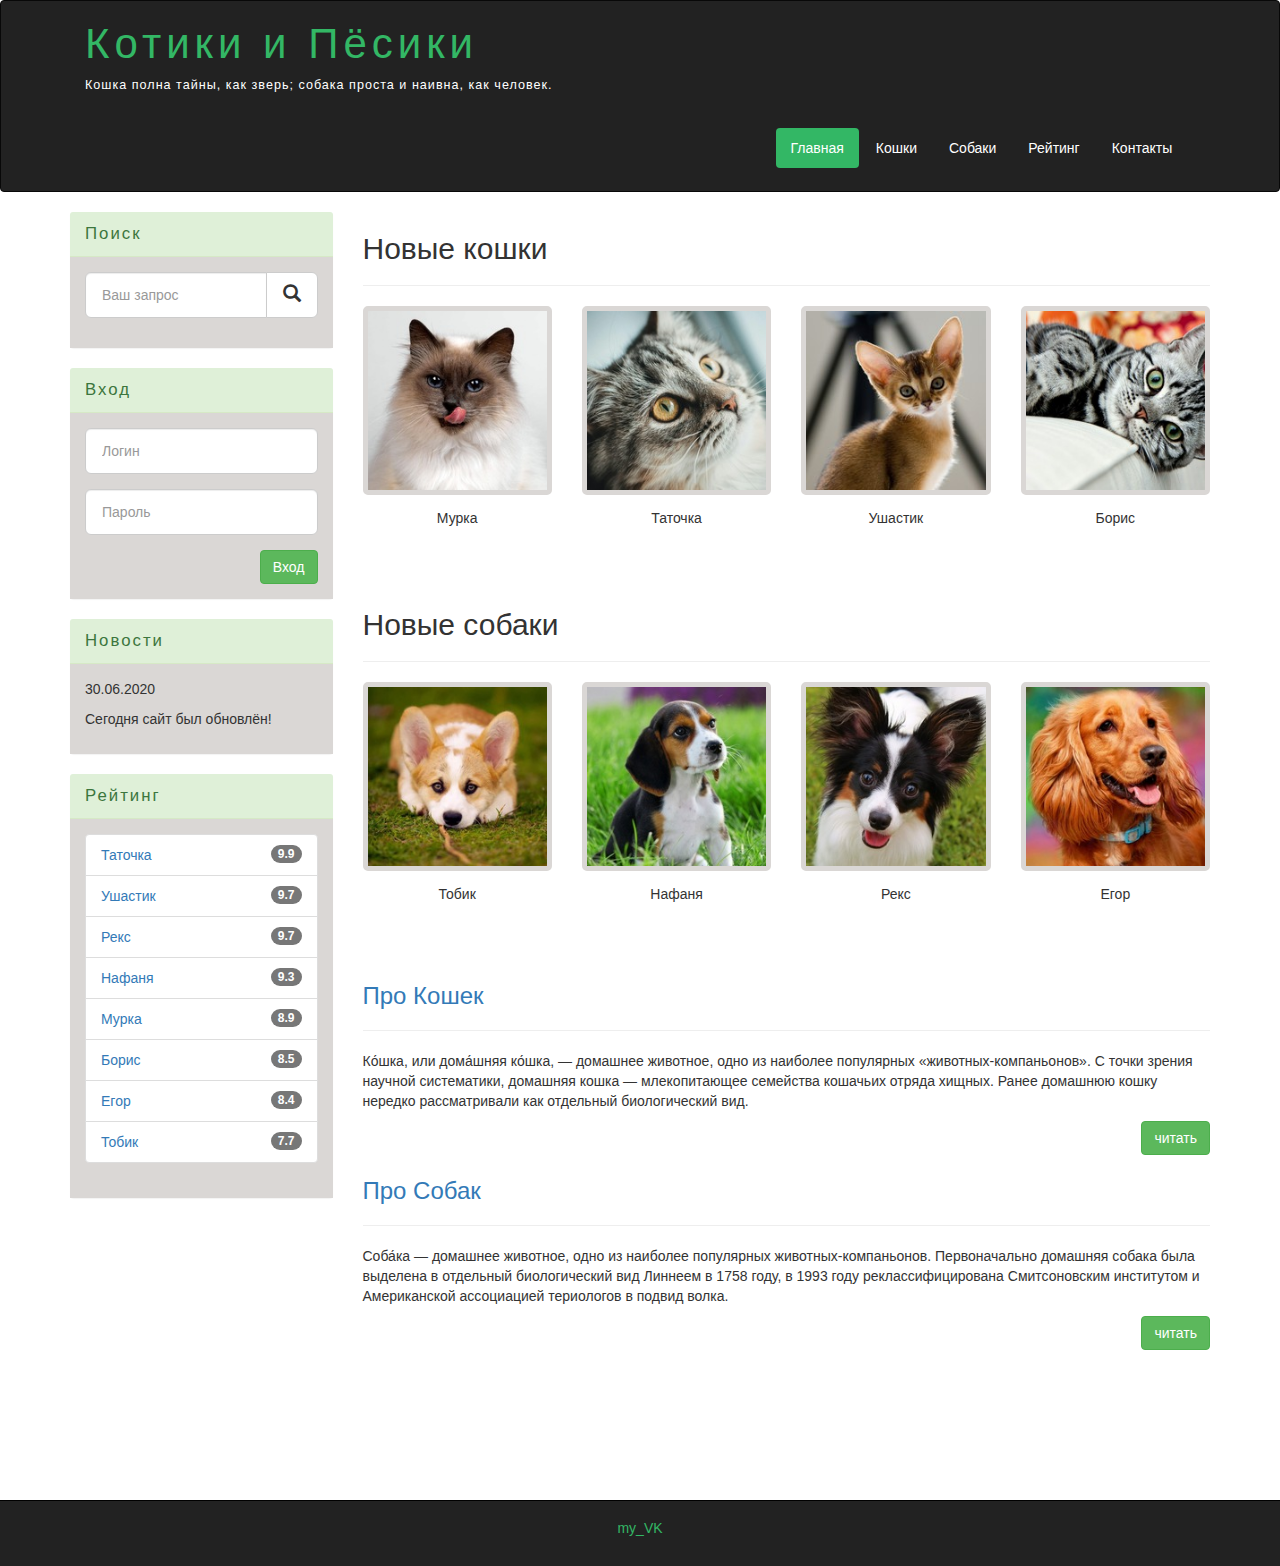
<file: index.html>
<!DOCTYPE html>
<html lang="ru">
  <head>
    <meta charset="utf-8">
    <meta http-equiv="X-UA-Compatible" content="IE=edge">
    <meta name="viewport" content="width=device-width, initial-scale=1">
    <!-- The above 3 meta tags *must* come first in the head; any other head content must come *after* these tags -->
    <title>Bootstrap КошкиСобаки</title>

    <!-- Bootstrap -->
    <link href="accets/css/bootstrap.min.css" rel="stylesheet">

    <!-- Main Style -->
    <link href="accets/css/style.css" rel="stylesheet">

    <!-- HTML5 shim and Respond.js for IE8 support of HTML5 elements and media queries -->
    <!-- WARNING: Respond.js doesn't work if you view the page via file:// -->
    <!--[if lt IE 9]>
      <script src="https://oss.maxcdn.com/html5shiv/3.7.3/html5shiv.min.js"></script>
      <script src="https://oss.maxcdn.com/respond/1.4.2/respond.min.js"></script>
    <![endif]-->
  </head>
  <body>
    
    <div class="container-fluid">
      <div class="row">
        
        <nav role="navigation" class="navbar navbar-inverse">
          <div class="container">

              <div class="navbar-header header">

                <div class="container">
                  <div class="row">
                    <div class="col-lg-12">
                      <h1><a href="#">Котики и Пёсики</a></h1>
                      <p>Кошка полна тайны, как зверь; собака проста и наивна, как человек.</p>
                    </div>
                  </div>
                </div>

                <button type="button" data-target="#navbarCollapse" data-toggle="collapse" class="navbar-toggle">
                  <span class="sr-only">Toggle navigation</span>
                  <span class="icon-bar"></span>
                  <span class="icon-bar"></span>
                  <span class="icon-bar"></span>
                </button>
              </div>

            <div id="navbarCollapse" class="collapse navbar-collapse navbar-right">
              <ul class="nav nav-pills">
                <li class="active"><a href="#">Главная</a></li>
                <li><a href="cats.html">Кошки</a></li>
                <li><a href="dogs.html">Собаки</a></li>
                <li><a href="rating.html">Рейтинг</a></li>
                <li><a href="contact.html">Контакты</a></li>
              </ul>
            </div>

          </div>
        </nav>
      </div>
    </div>

    <div class="wrapper">
      
      <div class="container">
        
        <div class="row">
          
          <div class="col-lg-9 col-lg-push-3"> 

            <form role="search" class="visible-xs">
              <div class="form-group">
                <div class="input-group">
                      <input type="search" class="form-control input-lg" placeholder="Ваш запрос">
                      <div class="input-group-btn">
                      <button class="btn btn-default btn-lg" type="submit"><i class="glyphicon glyphicon-search"></i></button>
                    </div>
                </div>
              </div>
            </form>
            
            <h2>Новые кошки</h2>
            <hr>
            <div class="row">
              <div class="pets_block col-lg-3 col-md-3 col-sm-3 col-xs-6">
                <img src="accets/img/c1.png" alt="c1">
                <div class="film_label">Мурка</div>
              </div>

              <div class="pets_block col-lg-3 col-md-3 col-sm-3 col-xs-6">
                <img src="accets/img/c2.png" alt="c2">
                <div class="film_label">Таточка</div>
              </div>

              <div class="pets_block col-lg-3 col-md-3 col-sm-3 col-xs-6">
                <img src="accets/img/c3.png" alt="c3">
                <div class="film_label">Ушастик</div>
              </div>

              <div class="pets_block col-lg-3 col-md-3 col-sm-3 col-xs-6">
                <img src="accets/img/c4.png" alt="c4">
                <div class="film_label">Борис</div>
              </div>

            </div>

            <div class="margin-8"></div>


            <h2>Новые собаки</h2>
            <hr>
            <div class="row">
              <div class="pets_block col-lg-3 col-md-3 col-sm-3 col-xs-6">
                <img src="accets/img/d1.png" alt="d1">
                <div class="film_label">Тобик</div>
              </div>

              <div class="pets_block col-lg-3 col-md-3 col-sm-3 col-xs-6">
                <img src="accets/img/d2.png" alt="d2">
                <div class="film_label">Нафаня</div>
              </div>

              <div class="pets_block col-lg-3 col-md-3 col-sm-3 col-xs-6">
                <img src="accets/img/d3.png" alt="d3">
                <div class="film_label">Рекс</div>
              </div>

              <div class="pets_block col-lg-3 col-md-3 col-sm-3 col-xs-6">
                <img src="accets/img/d4.png" alt="d4">
                <div class="film_label">Егор</div>
              </div>

            </div>

            <div class="margin-8"></div>

            <a href="#"><h3>Про Кошек</h3></a>
            <hr>
            <p>Ко́шка, или дома́шняя ко́шка, — домашнее животное, одно из наиболее популярных «животных-компаньонов». С точки зрения научной систематики, домашняя кошка — млекопитающее семейства кошачьих отряда хищных. Ранее домашнюю кошку нередко рассматривали как отдельный биологический вид.</p>
            <a href="#" class="btn btn-success pull-right">читать</a>

            <div class="margin-8"></div>

            <a href="#"><h3>Про Собак</h3></a>
            <hr>
            <p>Соба́ка — домашнее животное, одно из наиболее популярных животных-компаньонов. Первоначально домашняя собака была выделена в отдельный биологический вид Линнеем в 1758 году, в 1993 году реклассифицирована Смитсоновским институтом и Американской ассоциацией териологов в подвид волка.</p>
            <a href="#" class="btn btn-success pull-right">читать</a>

            <div class="margin-8 clear"></div>
        
          </div>

          <div class="col-lg-3 col-lg-pull-9">
            
            <div class="panel panel-success hidden-xs">
              <div class="panel-heading"><div class="sidebar-header">Поиск</div></div>
              <div class="panel-body">
                <form role="search">
                  <div class="form-group">
                    <div class="input-group">
                      <!-- <span class="input-group-addon">@</span> -->
                      <input type="search" class="form-control input-lg" placeholder="Ваш запрос">
                      <div class="input-group-btn">
                      <button class="btn btn-default btn-lg" type="submit"><i class="glyphicon glyphicon-search"></i></button>
                    </div>
                    </div>
                  </div>
                </form>
              </div>
            </div>

            <div class="panel panel-success">
              <div class="panel-heading"><div class="sidebar-header">Вход</div></div>
              <div class="panel-body">
                <form role="form">
                  <div class="form-group">
                    <input type="text" class="form-control input-lg" placeholder="Логин">
                  </div>
                  <div class="form-group">
                    <input type="text" class="form-control input-lg" placeholder="Пароль">
                  </div>
                  <button type="submit" class="btn btn-success pull-right">Вход</button>
                </form>
              </div>
            </div>

            <div class="panel panel-success">
              <div class="panel-heading"><div class="sidebar-header">Новости</div></div>
              <div class="panel-body">
                <p>30.06.2020</p>
                <p>Сегодня сайт был обновлён!</p> 
              </div>
            </div>

            <div class="panel panel-success">
              <div class="panel-heading"><div class="sidebar-header">Рейтинг</div></div>
              <div class="panel-body">
                <ul class="list-group">
                  <li class="list-group-item list-group-success">
                    <span class="badge">9.9</span>
                    <a href="#">Таточка</a>
                  </li>
                  <li class="list-group-item list-group-success">
                    <span class="badge">9.7</span>
                    <a href="#">Ушастик</a>
                  </li>
                  <li class="list-group-item list-group-success">
                    <span class="badge">9.7</span>
                    <a href="#">Рекс</a>
                  </li>
                  <li class="list-group-item list-group-success">
                    <span class="badge">9.3</span>
                    <a href="#">Нафаня</a>
                  </li>
                  <li class="list-group-item list-group-success">
                    <span class="badge">8.9</span>
                    <a href="show.html">Мурка</a>
                  </li>
                  <li class="list-group-item list-group-success">
                    <span class="badge">8.5</span>
                    <a href="#">Борис</a>
                  </li>
                  <li class="list-group-item list-group-success">
                    <span class="badge">8.4</span>
                    <a href="#">Егор</a>
                  </li><li class="list-group-item list-group-success">
                    <span class="badge">7.7</span>
                    <a href="#">Тобик</a>
                  </li>
                  
                </ul>
              </div>
            </div>



          </div>
      </div>

      <div class="clear"></div>

    </div>

    <footer>
      
      <div class="container">
        <p class="text-center"><a href="https://vk.com/id151307050">my_VK</a></p>
      </div>

    </footer>


    <!-- jQuery (necessary for Bootstrap's JavaScript plugins) -->
    <script src="https://ajax.googleapis.com/ajax/libs/jquery/1.12.4/jquery.min.js"></script>
    <!-- Include all compiled plugins (below), or include individual files as needed -->
    <script src="accets/js/bootstrap.min.js"></script>
  </body>
</html>
</file>
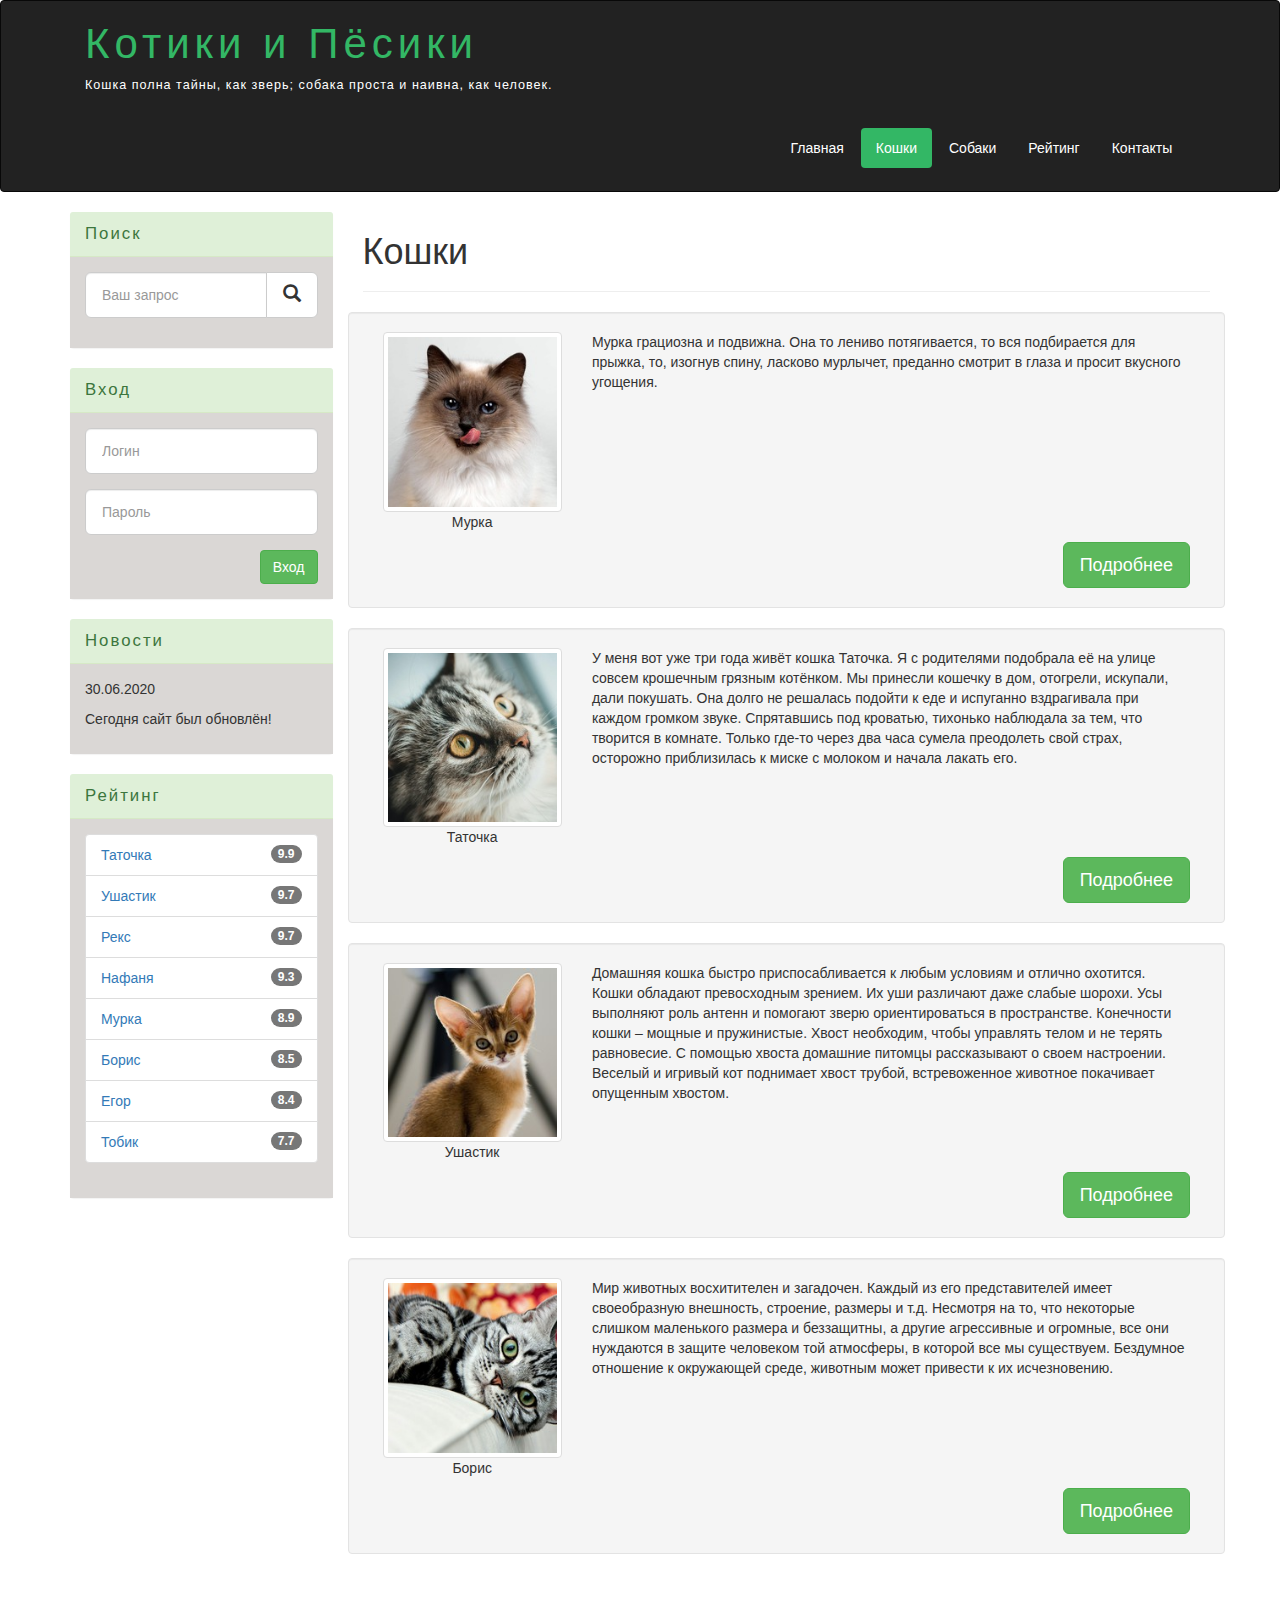
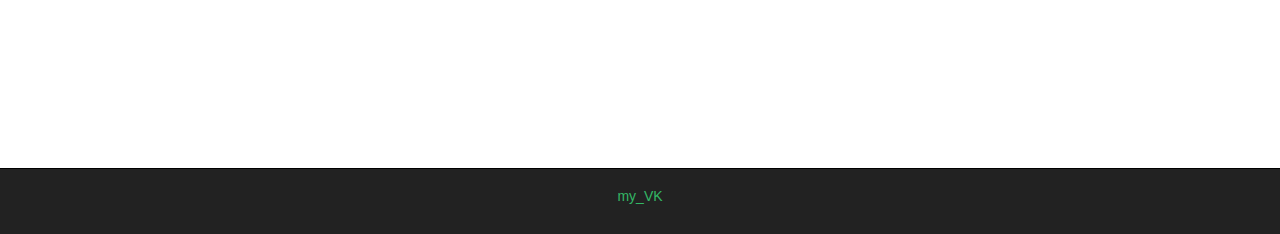
<file: cats.html>
<!DOCTYPE html>
<html lang="ru">
  <head>
    <meta charset="utf-8">
    <meta http-equiv="X-UA-Compatible" content="IE=edge">
    <meta name="viewport" content="width=device-width, initial-scale=1">
    <!-- The above 3 meta tags *must* come first in the head; any other head content must come *after* these tags -->
    <title>Bootstrap КошкиСобаки</title>

    <!-- Bootstrap -->
    <link href="accets/css/bootstrap.min.css" rel="stylesheet">

    <!-- Main Style -->
    <link href="accets/css/style.css" rel="stylesheet">

    <!-- HTML5 shim and Respond.js for IE8 support of HTML5 elements and media queries -->
    <!-- WARNING: Respond.js doesn't work if you view the page via file:// -->
    <!--[if lt IE 9]>
      <script src="https://oss.maxcdn.com/html5shiv/3.7.3/html5shiv.min.js"></script>
      <script src="https://oss.maxcdn.com/respond/1.4.2/respond.min.js"></script>
    <![endif]-->
  </head>
  <body>
    
    <div class="container-fluid">
      <div class="row">
        
        <nav role="navigation" class="navbar navbar-inverse">
          <div class="container">

              <div class="navbar-header header">

                <div class="container">
                  <div class="row">
                    <div class="col-lg-12">
                      <h1><a href="index.html">Котики и Пёсики</a></h1>
                      <p>Кошка полна тайны, как зверь; собака проста и наивна, как человек.</p>
                    </div>
                  </div>
                </div>

                <button type="button" data-target="#navbarCollapse" data-toggle="collapse" class="navbar-toggle">
                  <span class="sr-only">Toggle navigation</span>
                  <span class="icon-bar"></span>
                  <span class="icon-bar"></span>
                  <span class="icon-bar"></span>
                </button>
              </div>

            <div id="navbarCollapse" class="collapse navbar-collapse navbar-right">
              <ul class="nav nav-pills">
                <li><a href="index.html">Главная</a></li>
                <li class="active"><a href="#">Кошки</a></li>
                <li><a href="dogs.html">Собаки</a></li>
                <li><a href="rating.html">Рейтинг</a></li>
                <li><a href="contact.html">Контакты</a></li>
              </ul>
            </div>

          </div>
        </nav>
      </div>
    </div>

    <div class="wrapper">
      
      <div class="container">
        
        <div class="row">
          
          <div class="col-lg-9 col-lg-push-3"> 

            <form role="search" class="visible-xs">
              <div class="form-group">
                <div class="input-group">
                      <input type="search" class="form-control input-lg" placeholder="Ваш запрос">
                      <div class="input-group-btn">
                      <button class="btn btn-default btn-lg" type="submit"><i class="glyphicon glyphicon-search"></i></button>
                    </div>
                </div>
              </div>
            </form>

            <h1>Кошки</h1>
            <hr>
            
            <div class="row">
              <div class="well clearfix">
                <div class="col-lg-3 col-md-2 text-center">
                  <img class="img-thumbnail" src="accets/img/c1.png" alt="c1">
                  <p>Мурка</p>
                </div>
                <div class="col-lg-9 col-md-10">
                  <p>Мурка грациозна и подвижна. Она то лениво потягивается, то вся подбирается для прыжка, то, изогнув спину, ласково мурлычет, преданно смотрит в глаза и просит вкусного угощения.</p>
                </div>
                <div class="col-lg-12">
                  <a href="show.html" class="btn btn-lg btn-success pull-right">Подробнее</a>
                </div>
              </div>
            </div>

            <div class="row">
              <div class="well clearfix">
                <div class="col-lg-3 col-md-2 text-center">
                  <img class="img-thumbnail" src="accets/img/c2.png" alt="c2">
                  <p>Таточка</p>
                </div>
                <div class="col-lg-9 col-md-10">
                  <p>У меня вот уже три года живёт кошка Таточка. Я с родителями подобрала её на улице совсем крошечным грязным котёнком. Мы принесли кошечку в дом, отогрели, искупали, дали покушать. Она долго не решалась подойти к еде и испуганно вздрагивала при каждом громком звуке. Спрятавшись под кроватью, тихонько наблюдала за тем, что творится в комнате. Только где-то через два часа сумела преодолеть свой страх, осторожно приблизилась к миске с молоком и начала лакать его.</p>
                </div>
                <div class="col-lg-12">
                  <a href="show.html" class="btn btn-lg btn-success pull-right">Подробнее</a>
                </div>
              </div>
            </div>

            <div class="row">
              <div class="well clearfix">
                <div class="col-lg-3 col-md-2 text-center">
                  <img class="img-thumbnail" src="accets/img/c3.png" alt="c3">
                  <p>Ушастик</p>
                </div>
                <div class="col-lg-9 col-md-10">
                  <p>Домашняя кошка быстро приспосабливается к любым условиям и отлично охотится. Кошки обладают превосходным зрением. Их уши различают даже слабые шорохи. Усы выполняют роль антенн и помогают зверю ориентироваться в пространстве. Конечности кошки – мощные и пружинистые. Хвост необходим, чтобы управлять телом и не терять равновесие. С помощью хвоста домашние питомцы рассказывают о своем настроении. Веселый и игривый кот поднимает хвост трубой, встревоженное животное покачивает опущенным хвостом.</p>
                </div>
                <div class="col-lg-12">
                  <a href="show.html" class="btn btn-lg btn-success pull-right">Подробнее</a>
                </div>
              </div>
            </div>

            <div class="row">
              <div class="well clearfix">
                <div class="col-lg-3 col-md-2 text-center">
                  <img class="img-thumbnail" src="accets/img/c4.png" alt="c4">
                  <p>Борис</p>
                </div>
                <div class="col-lg-9 col-md-10">
                  <p>Мир животных восхитителен и загадочен. Каждый из его представителей имеет своеобразную внешность, строение, размеры и т.д. Несмотря на то, что некоторые слишком маленького размера и беззащитны, а другие агрессивные и огромные, все они нуждаются в защите человеком той атмосферы, в которой все мы существуем. Бездумное отношение к окружающей среде, животным может привести к их исчезновению.</p>
                </div>
                <div class="col-lg-12">
                  <a href="show.html" class="btn btn-lg btn-success pull-right">Подробнее</a>
                </div>
              </div>
            </div>



            <div class="margin-8 clear"></div>



          </div>

          <div class="col-lg-3 col-lg-pull-9">
            
            <div class="panel panel-success hidden-xs">
              <div class="panel-heading"><div class="sidebar-header">Поиск</div></div>
              <div class="panel-body">
                <form role="search">
                  <div class="form-group">
                    <div class="input-group">
                      <!-- <span class="input-group-addon">@</span> -->
                      <input type="search" class="form-control input-lg" placeholder="Ваш запрос">
                      <div class="input-group-btn">
                      <button class="btn btn-default btn-lg" type="submit"><i class="glyphicon glyphicon-search"></i></button>
                    </div>
                    </div>
                  </div>
                </form>
              </div>
            </div>

            <div class="panel panel-success">
              <div class="panel-heading"><div class="sidebar-header">Вход</div></div>
              <div class="panel-body">
                <form role="form">
                  <div class="form-group">
                    <input type="text" class="form-control input-lg" placeholder="Логин">
                  </div>
                  <div class="form-group">
                    <input type="text" class="form-control input-lg" placeholder="Пароль">
                  </div>
                  <button type="submit" class="btn btn-success pull-right">Вход</button>
                </form>
              </div>
            </div>

            <div class="panel panel-success">
              <div class="panel-heading"><div class="sidebar-header">Новости</div></div>
              <div class="panel-body">
                <p>30.06.2020</p>
                <p>Сегодня сайт был обновлён!</p> 
              </div>
            </div>

            <div class="panel panel-success">
              <div class="panel-heading"><div class="sidebar-header">Рейтинг</div></div>
              <div class="panel-body">
                <ul class="list-group">
                  <li class="list-group-item list-group-success">
                    <span class="badge">9.9</span>
                    <a href="#">Таточка</a>
                  </li>
                  <li class="list-group-item list-group-success">
                    <span class="badge">9.7</span>
                    <a href="#">Ушастик</a>
                  </li>
                  <li class="list-group-item list-group-success">
                    <span class="badge">9.7</span>
                    <a href="#">Рекс</a>
                  </li>
                  <li class="list-group-item list-group-success">
                    <span class="badge">9.3</span>
                    <a href="#">Нафаня</a>
                  </li>
                  <li class="list-group-item list-group-success">
                    <span class="badge">8.9</span>
                    <a href="show.html">Мурка</a>
                  </li>
                  <li class="list-group-item list-group-success">
                    <span class="badge">8.5</span>
                    <a href="#">Борис</a>
                  </li>
                  <li class="list-group-item list-group-success">
                    <span class="badge">8.4</span>
                    <a href="#">Егор</a>
                  </li><li class="list-group-item list-group-success">
                    <span class="badge">7.7</span>
                    <a href="#">Тобик</a>
                  </li>
                  
                </ul>
              </div>
            </div>



          </div>
      </div>

      <div class="clear"></div>

    </div>

    <footer>
      
      <div class="container">
        <p class="text-center"><a href="https://vk.com/id151307050">my_VK</a></p>
      </div>

    </footer>


    <!-- jQuery (necessary for Bootstrap's JavaScript plugins) -->
    <script src="https://ajax.googleapis.com/ajax/libs/jquery/1.12.4/jquery.min.js"></script>
    <!-- Include all compiled plugins (below), or include individual files as needed -->
    <script src="accets/js/bootstrap.min.js"></script>
  </body>
</html>
</file>
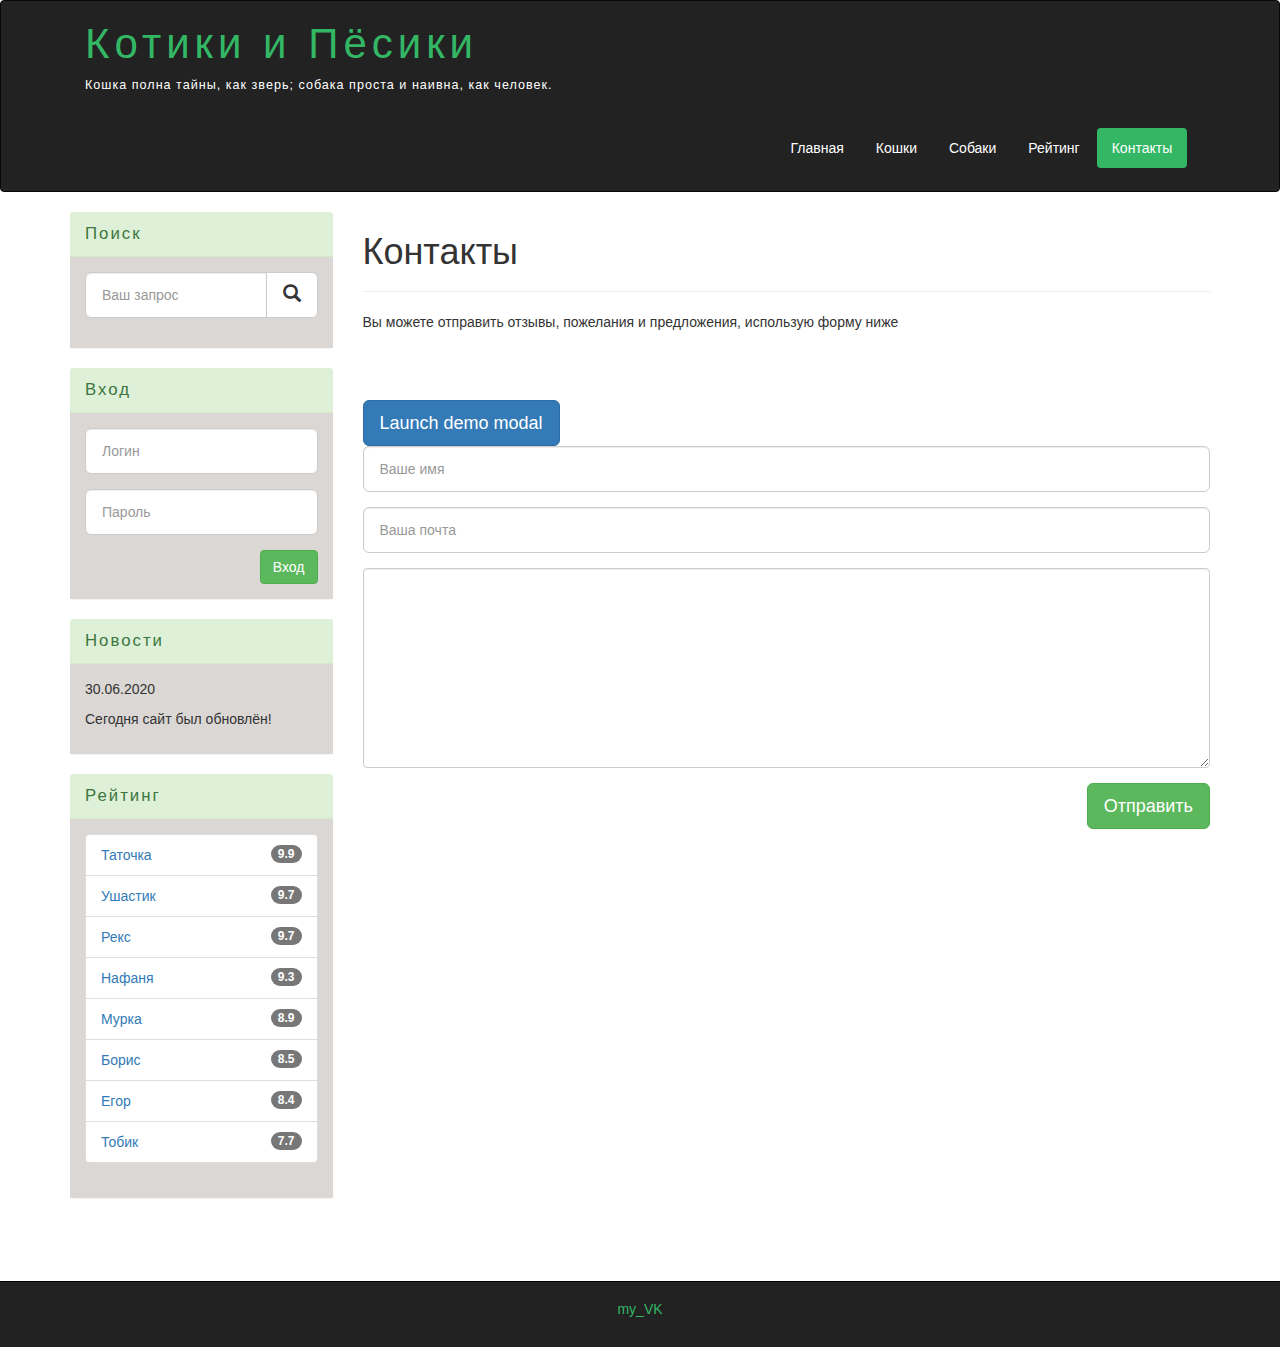
<file: contact.html>
<!DOCTYPE html>
<html lang="ru">
  <head>
    <meta charset="utf-8">
    <meta http-equiv="X-UA-Compatible" content="IE=edge">
    <meta name="viewport" content="width=device-width, initial-scale=1">
    <!-- The above 3 meta tags *must* come first in the head; any other head content must come *after* these tags -->
    <title>Bootstrap КошкиСобаки</title>

    <!-- Bootstrap -->
    <link href="accets/css/bootstrap.min.css" rel="stylesheet">

    <!-- Main Style -->
    <link href="accets/css/style.css" rel="stylesheet">

    <!-- HTML5 shim and Respond.js for IE8 support of HTML5 elements and media queries -->
    <!-- WARNING: Respond.js doesn't work if you view the page via file:// -->
    <!--[if lt IE 9]>
      <script src="https://oss.maxcdn.com/html5shiv/3.7.3/html5shiv.min.js"></script>
      <script src="https://oss.maxcdn.com/respond/1.4.2/respond.min.js"></script>
    <![endif]-->
  </head>
  <body>
    
    <div class="container-fluid">
      <div class="row">
        
        <nav role="navigation" class="navbar navbar-inverse">
          <div class="container">

              <div class="navbar-header header">

                <div class="container">
                  <div class="row">
                    <div class="col-lg-12">
                      <h1><a href="index.html">Котики и Пёсики</a></h1>
                      <p>Кошка полна тайны, как зверь; собака проста и наивна, как человек.</p>
                    </div>
                  </div>
                </div>

                <button type="button" data-target="#navbarCollapse" data-toggle="collapse" class="navbar-toggle">
                  <span class="sr-only">Toggle navigation</span>
                  <span class="icon-bar"></span>
                  <span class="icon-bar"></span>
                  <span class="icon-bar"></span>
                </button>
              </div>

            <div id="navbarCollapse" class="collapse navbar-collapse navbar-right">
              <ul class="nav nav-pills">
                <li><a href="index.html">Главная</a></li>
                <li><a href="cats.html">Кошки</a></li>
                <li><a href="dogs.html">Собаки</a></li>
                <li><a href="rating.html">Рейтинг</a></li>
                <li class="active"><a href="#">Контакты</a></li>
              </ul>
            </div>

          </div>
        </nav>
      </div>
    </div>

    <div class="wrapper">
      
      <div class="container">
        
        <div class="row">
          
          <div class="col-lg-9 col-lg-push-3"> 

            <form role="search" class="visible-xs">
              <div class="form-group">
                <div class="input-group">
                      <input type="search" class="form-control input-lg" placeholder="Ваш запрос">
                      <div class="input-group-btn">
                      <button class="btn btn-default btn-lg" type="submit"><i class="glyphicon glyphicon-search"></i></button>
                    </div>
                </div>
              </div>
            </form>

            <h1>Контакты</h1>
            <hr>
            <p>Вы можете отправить отзывы, пожелания и предложения, использую форму ниже</p>
            <div class="margin-8"></div>



<!-- Button trigger modal -->
    <button type="button" class="btn btn-primary btn-lg" data-toggle="modal" data-target="#myModal">
      Launch demo modal
    </button>

<!-- Modal -->
<div class="modal fade" id="myModal" tabindex="-1" role="dialog" aria-labelledby="myModalLabel">
  <div class="modal-dialog" role="document">
    <div class="modal-content">
      <div class="modal-header">
        <button type="button" class="close" data-dismiss="modal" aria-label="Close"><span aria-hidden="true">&times;</span></button>
        <h4 class="modal-title" id="myModalLabel">Modal title</h4>
      </div>
      <div class="modal-body">
        ...
      </div>
      <div class="modal-footer">
        <button type="button" class="btn btn-default" data-dismiss="modal">Close</button>
        <button type="button" class="btn btn-primary">Save changes</button>
      </div>
    </div>
  </div>
</div>




            <form>
              <div class="form-group">
                <input type="text" placeholder="Ваше имя" class="form-control input-lg">
              </div>
              <div class="form-group">
                <input type="text" placeholder="Ваша почта" class="form-control input-lg">
              </div>
            </form>
            <form>
              <div class="form-group">
              <textarea class="form-control"></textarea>
              </div>
              <button class="btn btn-lg btn-success pull-right">Отправить</button>
            </form>



            <div class="margin-8 clear"></div>



          </div>

          <div class="col-lg-3 col-lg-pull-9">
            
            <div class="panel panel-success hidden-xs">
              <div class="panel-heading"><div class="sidebar-header">Поиск</div></div>
              <div class="panel-body">
                <form role="search">
                  <div class="form-group">
                    <div class="input-group">
                      <!-- <span class="input-group-addon">@</span> -->
                      <input type="search" class="form-control input-lg" placeholder="Ваш запрос">
                      <div class="input-group-btn">
                      <button class="btn btn-default btn-lg" type="submit"><i class="glyphicon glyphicon-search"></i></button>
                    </div>
                    </div>
                  </div>
                </form>
              </div>
            </div>

            <div class="panel panel-success">
              <div class="panel-heading"><div class="sidebar-header">Вход</div></div>
              <div class="panel-body">
                <form role="form">
                  <div class="form-group">
                    <input type="text" class="form-control input-lg" placeholder="Логин">
                  </div>
                  <div class="form-group">
                    <input type="text" class="form-control input-lg" placeholder="Пароль">
                  </div>
                  <button type="submit" class="btn btn-success pull-right">Вход</button>
                </form>
              </div>
            </div>

            <div class="panel panel-success">
              <div class="panel-heading"><div class="sidebar-header">Новости</div></div>
              <div class="panel-body">
                <p>30.06.2020</p>
                <p>Сегодня сайт был обновлён!</p> 
              </div>
            </div>

            <div class="panel panel-success">
              <div class="panel-heading"><div class="sidebar-header">Рейтинг</div></div>
              <div class="panel-body">
                <ul class="list-group">
                  <li class="list-group-item list-group-success">
                    <span class="badge">9.9</span>
                    <a href="#">Таточка</a>
                  </li>
                  <li class="list-group-item list-group-success">
                    <span class="badge">9.7</span>
                    <a href="#">Ушастик</a>
                  </li>
                  <li class="list-group-item list-group-success">
                    <span class="badge">9.7</span>
                    <a href="#">Рекс</a>
                  </li>
                  <li class="list-group-item list-group-success">
                    <span class="badge">9.3</span>
                    <a href="#">Нафаня</a>
                  </li>
                  <li class="list-group-item list-group-success">
                    <span class="badge">8.9</span>
                    <a href="show.html">Мурка</a>
                  </li>
                  <li class="list-group-item list-group-success">
                    <span class="badge">8.5</span>
                    <a href="#">Борис</a>
                  </li>
                  <li class="list-group-item list-group-success">
                    <span class="badge">8.4</span>
                    <a href="#">Егор</a>
                  </li><li class="list-group-item list-group-success">
                    <span class="badge">7.7</span>
                    <a href="#">Тобик</a>
                  </li>
                  
                </ul>
              </div>
            </div>



          </div>
      </div>

      <div class="clear"></div>

    </div>

    <footer>
      
      <div class="container">
        <p class="text-center"><a href="https://vk.com/id151307050">my_VK</a></p>
      </div>

    </footer>


    <!-- jQuery (necessary for Bootstrap's JavaScript plugins) -->
    <script src="https://ajax.googleapis.com/ajax/libs/jquery/1.12.4/jquery.min.js"></script>
    <!-- Include all compiled plugins (below), or include individual files as needed -->
    <script src="accets/js/bootstrap.min.js"></script>
  </body>
</html>
</file>
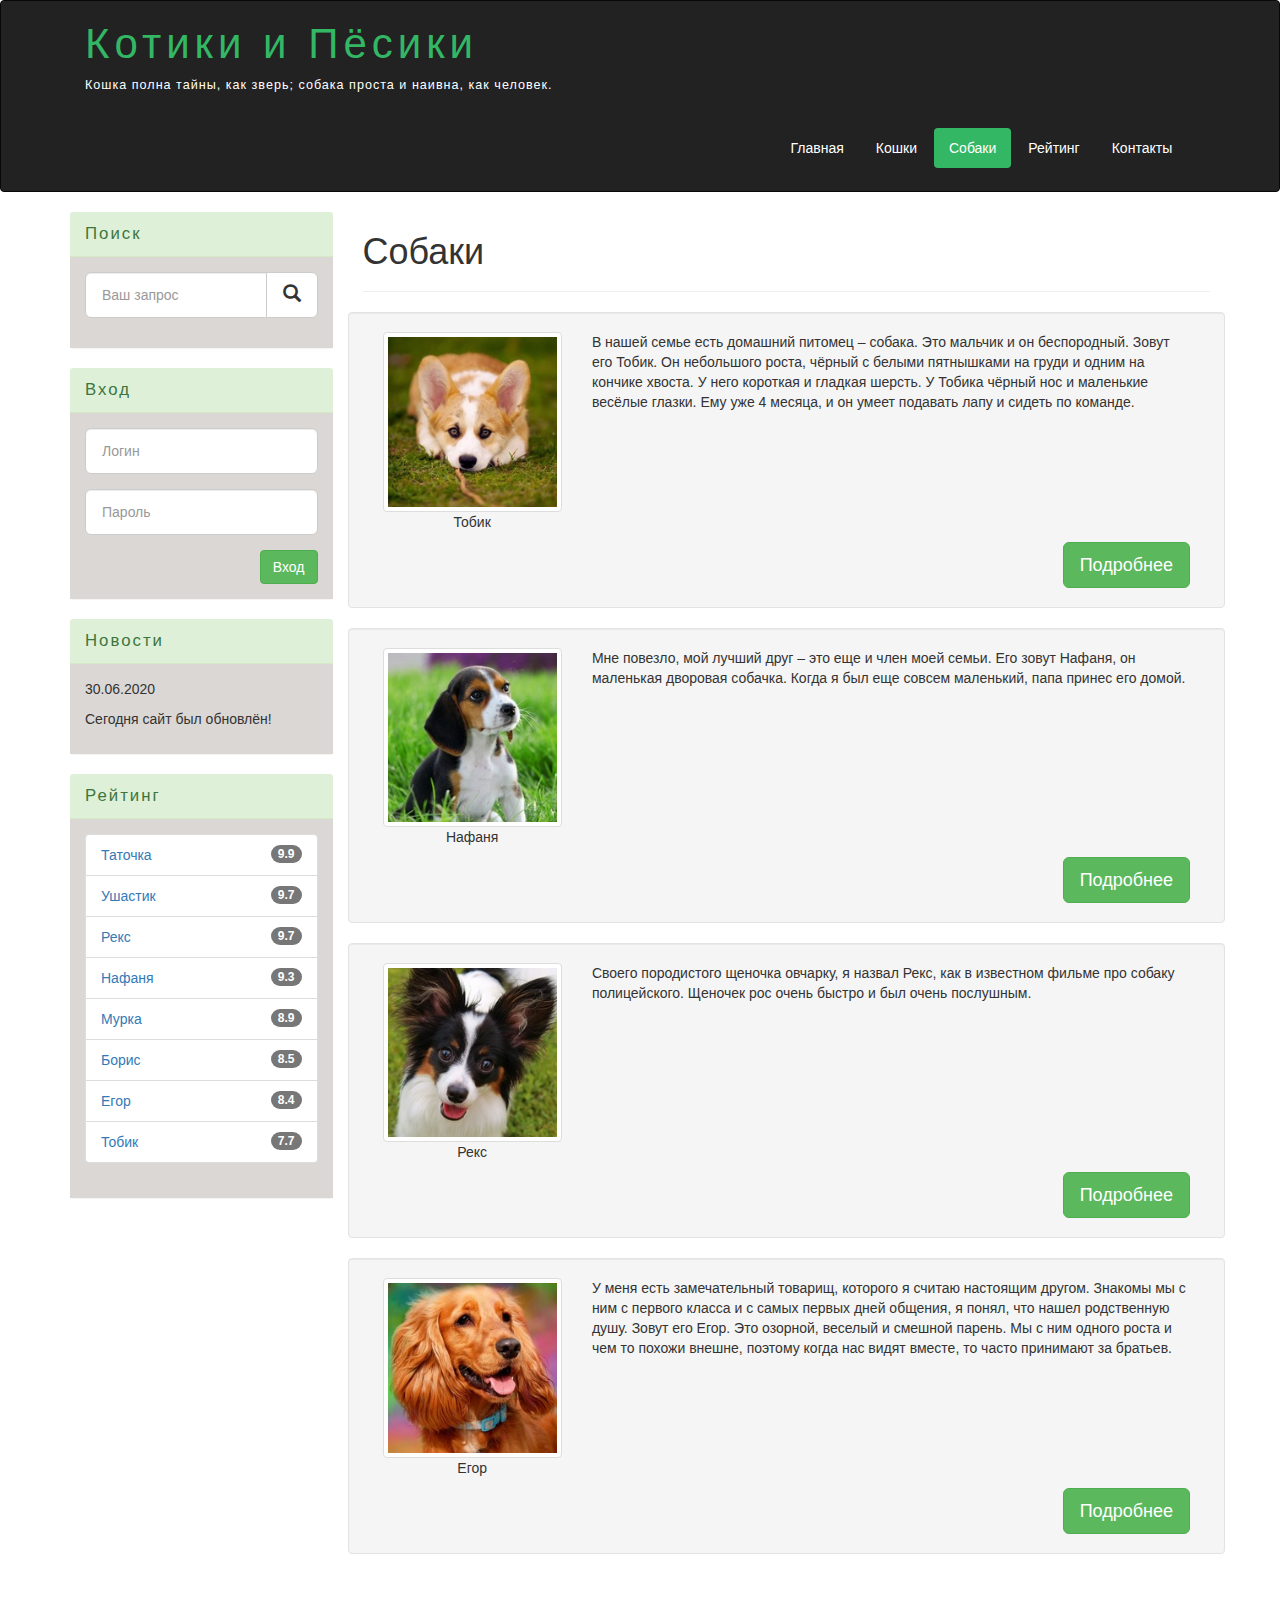
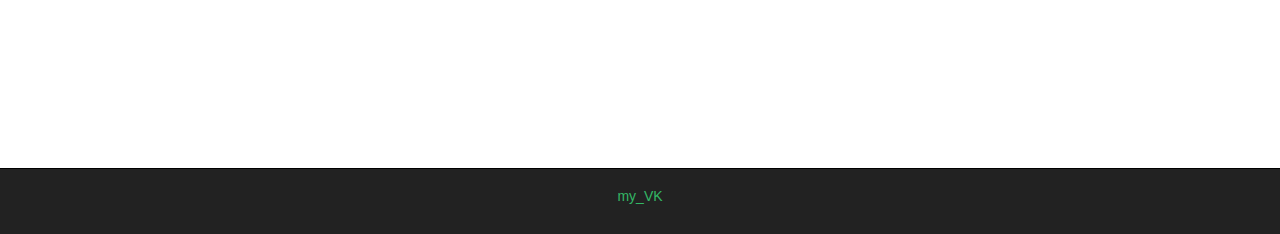
<file: dogs.html>
<!DOCTYPE html>
<html lang="ru">
  <head>
    <meta charset="utf-8">
    <meta http-equiv="X-UA-Compatible" content="IE=edge">
    <meta name="viewport" content="width=device-width, initial-scale=1">
    <!-- The above 3 meta tags *must* come first in the head; any other head content must come *after* these tags -->
    <title>Bootstrap КошкиСобаки</title>

    <!-- Bootstrap -->
    <link href="accets/css/bootstrap.min.css" rel="stylesheet">

    <!-- Main Style -->
    <link href="accets/css/style.css" rel="stylesheet">

    <!-- HTML5 shim and Respond.js for IE8 support of HTML5 elements and media queries -->
    <!-- WARNING: Respond.js doesn't work if you view the page via file:// -->
    <!--[if lt IE 9]>
      <script src="https://oss.maxcdn.com/html5shiv/3.7.3/html5shiv.min.js"></script>
      <script src="https://oss.maxcdn.com/respond/1.4.2/respond.min.js"></script>
    <![endif]-->
  </head>
  <body>
    
    <div class="container-fluid">
      <div class="row">
        
        <nav role="navigation" class="navbar navbar-inverse">
          <div class="container">

              <div class="navbar-header header">

                <div class="container">
                  <div class="row">
                    <div class="col-lg-12">
                      <h1><a href="index.html">Котики и Пёсики</a></h1>
                      <p>Кошка полна тайны, как зверь; собака проста и наивна, как человек.</p>
                    </div>
                  </div>
                </div>

                <button type="button" data-target="#navbarCollapse" data-toggle="collapse" class="navbar-toggle">
                  <span class="sr-only">Toggle navigation</span>
                  <span class="icon-bar"></span>
                  <span class="icon-bar"></span>
                  <span class="icon-bar"></span>
                </button>
              </div>

            <div id="navbarCollapse" class="collapse navbar-collapse navbar-right">
              <ul class="nav nav-pills">
                <li><a href="index.html">Главная</a></li>
                <li><a href="cats.html">Кошки</a></li>
                <li class="active"><a href="dogs.html">Собаки</a></li>
                <li><a href="rating.html">Рейтинг</a></li>
                <li><a href="contact.html">Контакты</a></li>
              </ul>
            </div>

          </div>
        </nav>
      </div>
    </div>

    <div class="wrapper">
      
      <div class="container">
        
        <div class="row">
          
          <div class="col-lg-9 col-lg-push-3"> 

            <form role="search" class="visible-xs">
              <div class="form-group">
                <div class="input-group">
                      <input type="search" class="form-control input-lg" placeholder="Ваш запрос">
                      <div class="input-group-btn">
                      <button class="btn btn-default btn-lg" type="submit"><i class="glyphicon glyphicon-search"></i></button>
                    </div>
                </div>
              </div>
            </form>

            <h1>Собаки</h1>
            <hr>
            
            <div class="row">
              <div class="well clearfix">
                <div class="col-lg-3 col-md-2 text-center">
                  <img class="img-thumbnail" src="accets/img/d1.png" alt="d1">
                  <p>Тобик</p>
                </div>
                <div class="col-lg-9 col-md-10">
                  <p>В нашей семье есть домашний питомец – собака. Это мальчик и он беспородный. Зовут его Тобик. Он небольшого роста, чёрный с белыми пятнышками на груди и одним на кончике хвоста. У него короткая и гладкая шерсть. У Тобика чёрный нос и маленькие весёлые глазки. Ему уже 4 месяца, и он умеет подавать лапу и сидеть по команде.</p>
                </div>
                <div class="col-lg-12">
                  <a href="show.html" class="btn btn-lg btn-success pull-right">Подробнее</a>
                </div>
              </div>
            </div>

            <div class="row">
              <div class="well clearfix">
                <div class="col-lg-3 col-md-2 text-center">
                  <img class="img-thumbnail" src="accets/img/d2.png" alt="d2">
                  <p>Нафаня</p>
                </div>
                <div class="col-lg-9 col-md-10">
                  <p>Мне повезло, мой лучший друг – это еще и член моей семьи. Его зовут Нафаня, он маленькая дворовая собачка. Когда я был еще совсем маленький, папа принес его домой.</p>
                </div>
                <div class="col-lg-12">
                  <a href="show.html" class="btn btn-lg btn-success pull-right">Подробнее</a>
                </div>
              </div>
            </div>

            <div class="row">
              <div class="well clearfix">
                <div class="col-lg-3 col-md-2 text-center">
                  <img class="img-thumbnail" src="accets/img/d3.png" alt="d3">
                  <p>Рекс</p>
                </div>
                <div class="col-lg-9 col-md-10">
                  <p>Своего породистого щеночка овчарку, я назвал Рекс, как в известном фильме про собаку полицейского. Щеночек рос очень быстро и был очень послушным.</p>
                </div>
                <div class="col-lg-12">
                  <a href="show.html" class="btn btn-lg btn-success pull-right">Подробнее</a>
                </div>
              </div>
            </div>

            <div class="row">
              <div class="well clearfix">
                <div class="col-lg-3 col-md-2 text-center">
                  <img class="img-thumbnail" src="accets/img/d4.png" alt="d4">
                  <p>Егор</p>
                </div>
                <div class="col-lg-9 col-md-10">
                  <p>У меня есть замечательный товарищ, которого я считаю настоящим другом. Знакомы мы с ним с первого класса и с самых первых дней общения, я понял, что нашел родственную душу. Зовут его Егор. Это озорной, веселый и смешной парень. Мы с ним одного роста и чем то похожи внешне, поэтому когда нас видят вместе, то часто принимают за братьев.</p>
                </div>
                <div class="col-lg-12">
                  <a href="show.html" class="btn btn-lg btn-success pull-right">Подробнее</a>
                </div>
              </div>
            </div>



            <div class="margin-8 clear"></div>



          </div>

          <div class="col-lg-3 col-lg-pull-9">
            
            <div class="panel panel-success hidden-xs">
              <div class="panel-heading"><div class="sidebar-header">Поиск</div></div>
              <div class="panel-body">
                <form role="search">
                  <div class="form-group">
                    <div class="input-group">
                      <!-- <span class="input-group-addon">@</span> -->
                      <input type="search" class="form-control input-lg" placeholder="Ваш запрос">
                      <div class="input-group-btn">
                      <button class="btn btn-default btn-lg" type="submit"><i class="glyphicon glyphicon-search"></i></button>
                    </div>
                    </div>
                  </div>
                </form>
              </div>
            </div>

            <div class="panel panel-success">
              <div class="panel-heading"><div class="sidebar-header">Вход</div></div>
              <div class="panel-body">
                <form role="form">
                  <div class="form-group">
                    <input type="text" class="form-control input-lg" placeholder="Логин">
                  </div>
                  <div class="form-group">
                    <input type="text" class="form-control input-lg" placeholder="Пароль">
                  </div>
                  <button type="submit" class="btn btn-success pull-right">Вход</button>
                </form>
              </div>
            </div>

            <div class="panel panel-success">
              <div class="panel-heading"><div class="sidebar-header">Новости</div></div>
              <div class="panel-body">
                <p>30.06.2020</p>
                <p>Сегодня сайт был обновлён!</p> 
              </div>
            </div>

            <div class="panel panel-success">
              <div class="panel-heading"><div class="sidebar-header">Рейтинг</div></div>
              <div class="panel-body">
                <ul class="list-group">
                  <li class="list-group-item list-group-success">
                    <span class="badge">9.9</span>
                    <a href="#">Таточка</a>
                  </li>
                  <li class="list-group-item list-group-success">
                    <span class="badge">9.7</span>
                    <a href="#">Ушастик</a>
                  </li>
                  <li class="list-group-item list-group-success">
                    <span class="badge">9.7</span>
                    <a href="#">Рекс</a>
                  </li>
                  <li class="list-group-item list-group-success">
                    <span class="badge">9.3</span>
                    <a href="#">Нафаня</a>
                  </li>
                  <li class="list-group-item list-group-success">
                    <span class="badge">8.9</span>
                    <a href="show.html">Мурка</a>
                  </li>
                  <li class="list-group-item list-group-success">
                    <span class="badge">8.5</span>
                    <a href="#">Борис</a>
                  </li>
                  <li class="list-group-item list-group-success">
                    <span class="badge">8.4</span>
                    <a href="#">Егор</a>
                  </li><li class="list-group-item list-group-success">
                    <span class="badge">7.7</span>
                    <a href="#">Тобик</a>
                  </li>
                  
                </ul>
              </div>
            </div>



          </div>
      </div>

      <div class="clear"></div>

    </div>

    <footer>
      
      <div class="container">
        <p class="text-center"><a href="https://vk.com/id151307050">my_VK</a></p>
      </div>

    </footer>


    <!-- jQuery (necessary for Bootstrap's JavaScript plugins) -->
    <script src="https://ajax.googleapis.com/ajax/libs/jquery/1.12.4/jquery.min.js"></script>
    <!-- Include all compiled plugins (below), or include individual files as needed -->
    <script src="accets/js/bootstrap.min.js"></script>
  </body>
</html>
</file>
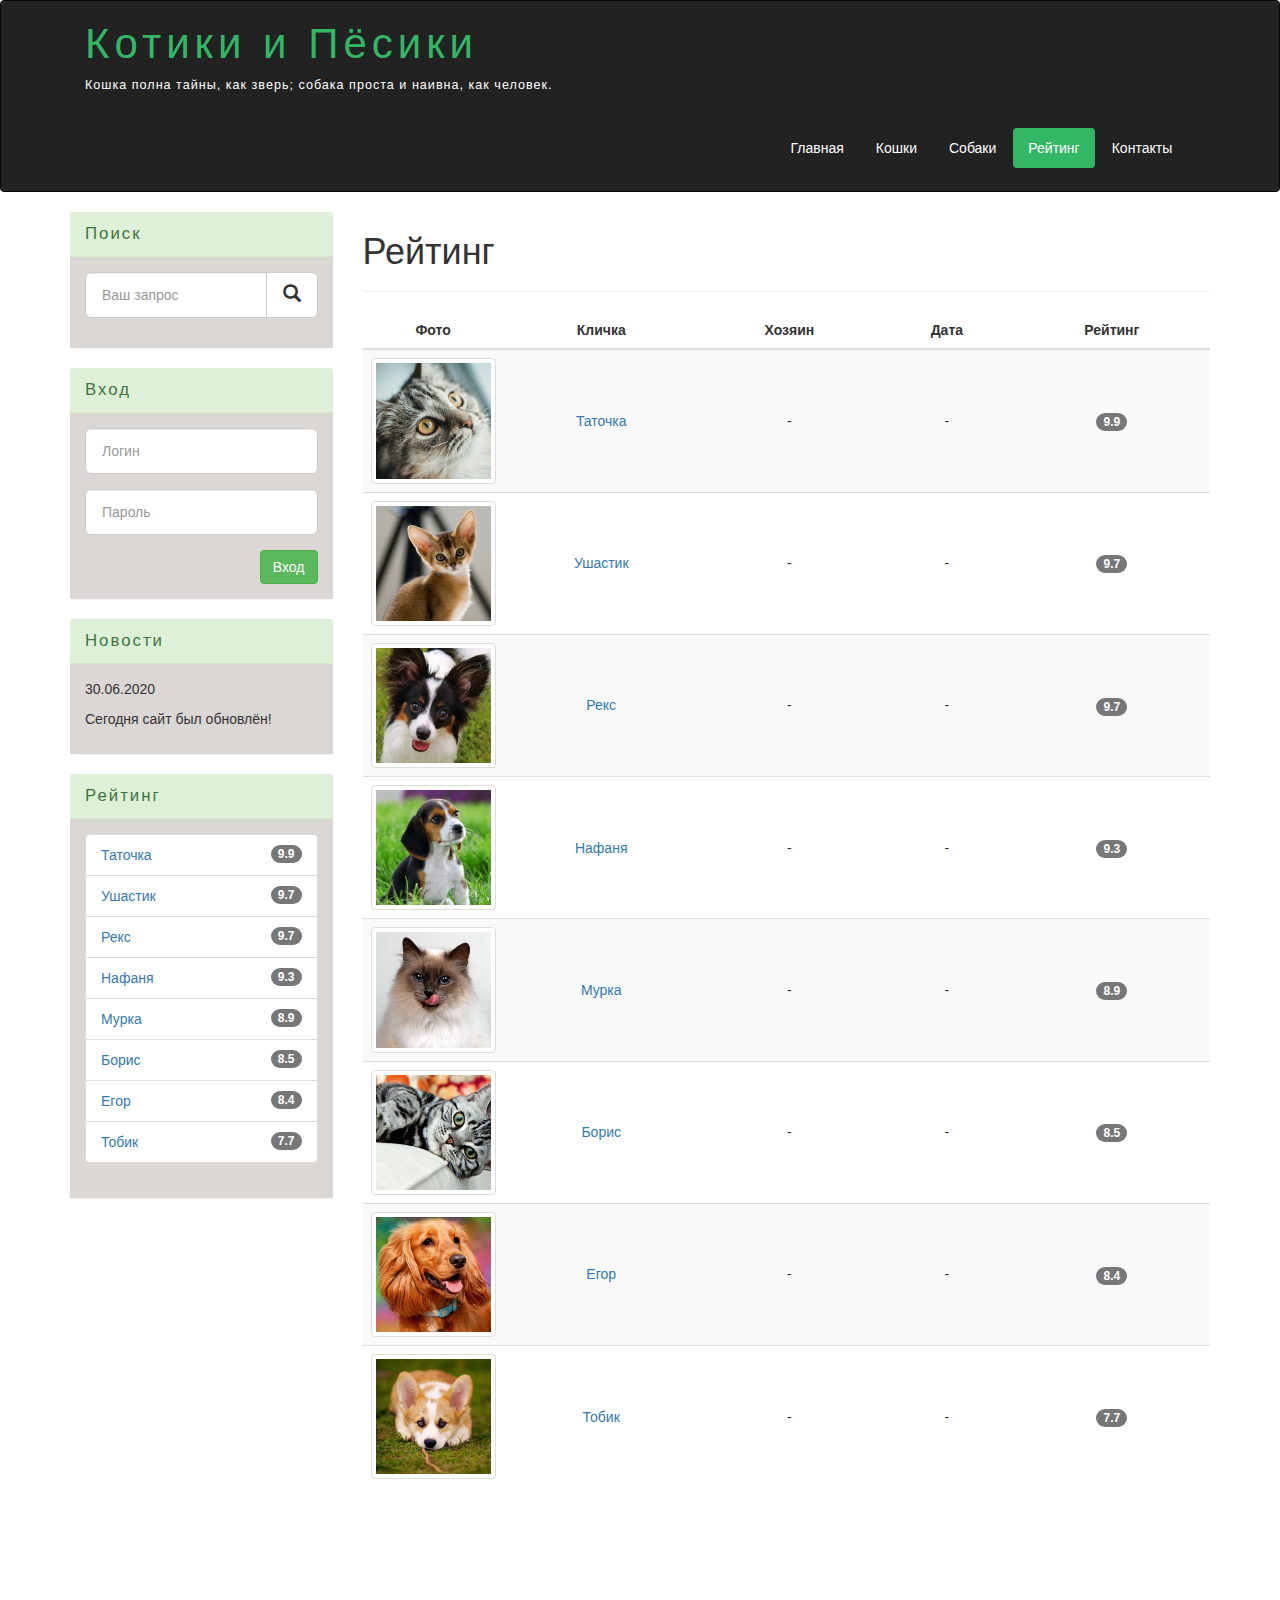
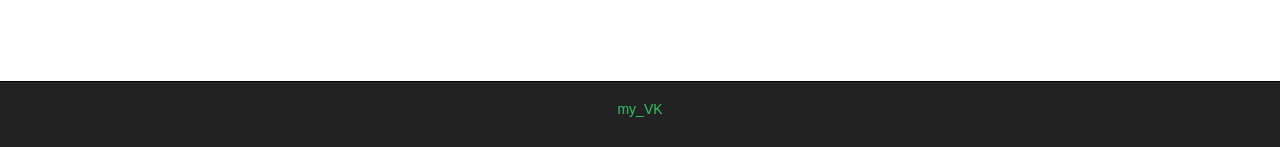
<file: rating.html>
<!DOCTYPE html>
<html lang="ru">
  <head>
    <meta charset="utf-8">
    <meta http-equiv="X-UA-Compatible" content="IE=edge">
    <meta name="viewport" content="width=device-width, initial-scale=1">
    <!-- The above 3 meta tags *must* come first in the head; any other head content must come *after* these tags -->
    <title>Bootstrap КошкиСобаки</title>

    <!-- Bootstrap -->
    <link href="accets/css/bootstrap.min.css" rel="stylesheet">

    <!-- Main Style -->
    <link href="accets/css/style.css" rel="stylesheet">

    <!-- HTML5 shim and Respond.js for IE8 support of HTML5 elements and media queries -->
    <!-- WARNING: Respond.js doesn't work if you view the page via file:// -->
    <!--[if lt IE 9]>
      <script src="https://oss.maxcdn.com/html5shiv/3.7.3/html5shiv.min.js"></script>
      <script src="https://oss.maxcdn.com/respond/1.4.2/respond.min.js"></script>
    <![endif]-->
  </head>
  <body>
    
    <div class="container-fluid">
      <div class="row">
        
        <nav role="navigation" class="navbar navbar-inverse">
          <div class="container">

              <div class="navbar-header header">

                <div class="container">
                  <div class="row">
                    <div class="col-lg-12">
                      <h1><a href="index.html">Котики и Пёсики</a></h1>
                      <p>Кошка полна тайны, как зверь; собака проста и наивна, как человек.</p>
                    </div>
                  </div>
                </div>

                <button type="button" data-target="#navbarCollapse" data-toggle="collapse" class="navbar-toggle">
                  <span class="sr-only">Toggle navigation</span>
                  <span class="icon-bar"></span>
                  <span class="icon-bar"></span>
                  <span class="icon-bar"></span>
                </button>
              </div>

            <div id="navbarCollapse" class="collapse navbar-collapse navbar-right">
              <ul class="nav nav-pills">
                <li><a href="index.html">Главная</a></li>
                <li><a href="cats.html">Кошки</a></li>
                <li><a href="dogs.html">Собаки</a></li>
                <li class="active"><a href="#">Рейтинг</a></li>
                <li><a href="contact.html">Контакты</a></li>
              </ul>
            </div>

          </div>
        </nav>
      </div>
    </div>

    <div class="wrapper">
      
      <div class="container">
        
        <div class="row">
          
          <div class="col-lg-9 col-lg-push-3"> 

            <form role="search" class="visible-xs">
              <div class="form-group">
                <div class="input-group">
                      <input type="search" class="form-control input-lg" placeholder="Ваш запрос">
                      <div class="input-group-btn">
                      <button class="btn btn-default btn-lg" type="submit"><i class="glyphicon glyphicon-search"></i></button>
                    </div>
                </div>
              </div>
            </form>

            <h1>Рейтинг</h1>
            <hr>
            
            <table class="table table-striped">
              <thead>
                <tr>
                  <th class="text-center">Фото</th>
                  <th class="text-center">Кличка</th>
                  <th class="text-center">Хозяин</th>
                  <th class="text-center">Дата</th>
                  <th class="text-center">Рейтинг</th>
                </tr>
              </thead>
              <tbody>
                <tr>
                  <td class="col-lg-2 col-md-2 col-xs-2"><img class="img-responsive img-thumbnail" src="accets/img/c2.png" alt="Таточка"></td>
                  <td class="text-center vert-aling"><a href="#">Таточка</a></td>
                  <td class="text-center vert-aling">-</td>
                  <td class="text-center vert-aling">-</td>
                  <td class="text-center vert-aling"><span class="badge">9.9</span></td>
                </tr>
                <tr>
                  <td class="col-lg-2 col-md-2 col-xs-2"><img class="img-responsive img-thumbnail" src="accets/img/c3.png" alt="Ушастик"></td>
                  <td class="text-center vert-aling"><a href="#">Ушастик</a></td>
                  <td class="text-center vert-aling">-</td>
                  <td class="text-center vert-aling">-</td>
                  <td class="text-center vert-aling"><span class="badge">9.7</span></td>
                </tr>
                <tr>
                  <td class="col-lg-2 col-md-2 col-xs-2"><img class="img-responsive img-thumbnail" src="accets/img/d3.png" alt="Рекс"></td>
                  <td class="text-center vert-aling"><a href="#">Рекс</a></td>
                  <td class="text-center vert-aling">-</td>
                  <td class="text-center vert-aling">-</td>
                  <td class="text-center vert-aling"><span class="badge">9.7</span></td>
                </tr>
                <tr>
                  <td class="col-lg-2 col-md-2 col-xs-2"><img class="img-responsive img-thumbnail" src="accets/img/d2.png" alt="Нафаня"></td>
                  <td class="text-center vert-aling"><a href="#">Нафаня</a></td>
                  <td class="text-center vert-aling">-</td>
                  <td class="text-center vert-aling">-</td>
                  <td class="text-center vert-aling"><span class="badge">9.3</span></td>
                </tr>
                <tr>
                  <td class="col-lg-2 col-md-2 col-xs-2"><img class="img-responsive img-thumbnail" src="accets/img/c1.png" alt="Мурка"></td>
                  <td class="text-center vert-aling"><a href="show.html">Мурка</a></td>
                  <td class="text-center vert-aling">-</td>
                  <td class="text-center vert-aling">-</td>
                  <td class="text-center vert-aling"><span class="badge">8.9</span></td>
                </tr>
                <tr>
                  <td class="col-lg-2 col-md-2 col-xs-2"><img class="img-responsive img-thumbnail" src="accets/img/c4.png" alt="Борис"></td>
                  <td class="text-center vert-aling"><a href="#">Борис</a></td>
                  <td class="text-center vert-aling">-</td>
                  <td class="text-center vert-aling">-</td>
                  <td class="text-center vert-aling"><span class="badge">8.5</span></td>
                </tr>
                <tr>
                  <td class="col-lg-2 col-md-2 col-xs-2"><img class="img-responsive img-thumbnail" src="accets/img/d4.png" alt="Егор"></td>
                  <td class="text-center vert-aling"><a href="#">Егор</a></td>
                  <td class="text-center vert-aling">-</td>
                  <td class="text-center vert-aling">-</td>
                  <td class="text-center vert-aling"><span class="badge">8.4</span></td>
                </tr>
                <tr>
                  <td class="col-lg-2 col-md-2 col-xs-2"><img class="img-responsive img-thumbnail" src="accets/img/d1.png" alt="Тобик"></td>
                  <td class="text-center vert-aling"><a href="#">Тобик</a></td>
                  <td class="text-center vert-aling">-</td>
                  <td class="text-center vert-aling">-</td>
                  <td class="text-center vert-aling"><span class="badge">7.7</span></td>
                </tr>
                
              </tbody>
            </table>


            <div class="margin-8 clear"></div>



          </div>

          <div class="col-lg-3 col-lg-pull-9">
            
            <div class="panel panel-success hidden-xs">
              <div class="panel-heading"><div class="sidebar-header">Поиск</div></div>
              <div class="panel-body">
                <form role="search">
                  <div class="form-group">
                    <div class="input-group">
                      <!-- <span class="input-group-addon">@</span> -->
                      <input type="search" class="form-control input-lg" placeholder="Ваш запрос">
                      <div class="input-group-btn">
                      <button class="btn btn-default btn-lg" type="submit"><i class="glyphicon glyphicon-search"></i></button>
                    </div>
                    </div>
                  </div>
                </form>
              </div>
            </div>

            <div class="panel panel-success">
              <div class="panel-heading"><div class="sidebar-header">Вход</div></div>
              <div class="panel-body">
                <form role="form">
                  <div class="form-group">
                    <input type="text" class="form-control input-lg" placeholder="Логин">
                  </div>
                  <div class="form-group">
                    <input type="text" class="form-control input-lg" placeholder="Пароль">
                  </div>
                  <button type="submit" class="btn btn-success pull-right">Вход</button>
                </form>
              </div>
            </div>

            <div class="panel panel-success">
              <div class="panel-heading"><div class="sidebar-header">Новости</div></div>
              <div class="panel-body">
                <p>30.06.2020</p>
                <p>Сегодня сайт был обновлён!</p> 
              </div>
            </div>

            <div class="panel panel-success">
              <div class="panel-heading"><div class="sidebar-header">Рейтинг</div></div>
              <div class="panel-body">
                <ul class="list-group">
                  <li class="list-group-item list-group-success">
                    <span class="badge">9.9</span>
                    <a href="#">Таточка</a>
                  </li>
                  <li class="list-group-item list-group-success">
                    <span class="badge">9.7</span>
                    <a href="#">Ушастик</a>
                  </li>
                  <li class="list-group-item list-group-success">
                    <span class="badge">9.7</span>
                    <a href="#">Рекс</a>
                  </li>
                  <li class="list-group-item list-group-success">
                    <span class="badge">9.3</span>
                    <a href="#">Нафаня</a>
                  </li>
                  <li class="list-group-item list-group-success">
                    <span class="badge">8.9</span>
                    <a href="show.html">Мурка</a>
                  </li>
                  <li class="list-group-item list-group-success">
                    <span class="badge">8.5</span>
                    <a href="#">Борис</a>
                  </li>
                  <li class="list-group-item list-group-success">
                    <span class="badge">8.4</span>
                    <a href="#">Егор</a>
                  </li><li class="list-group-item list-group-success">
                    <span class="badge">7.7</span>
                    <a href="#">Тобик</a>
                  </li>
                  
                </ul>
              </div>
            </div>



          </div>
      </div>

      <div class="clear"></div>

    </div>

    <footer>
      
      <div class="container">
        <p class="text-center"><a href="https://vk.com/id151307050">my_VK</a></p>
      </div>

    </footer>


    <!-- jQuery (necessary for Bootstrap's JavaScript plugins) -->
    <script src="https://ajax.googleapis.com/ajax/libs/jquery/1.12.4/jquery.min.js"></script>
    <!-- Include all compiled plugins (below), or include individual files as needed -->
    <script src="accets/js/bootstrap.min.js"></script>
  </body>
</html>
</file>
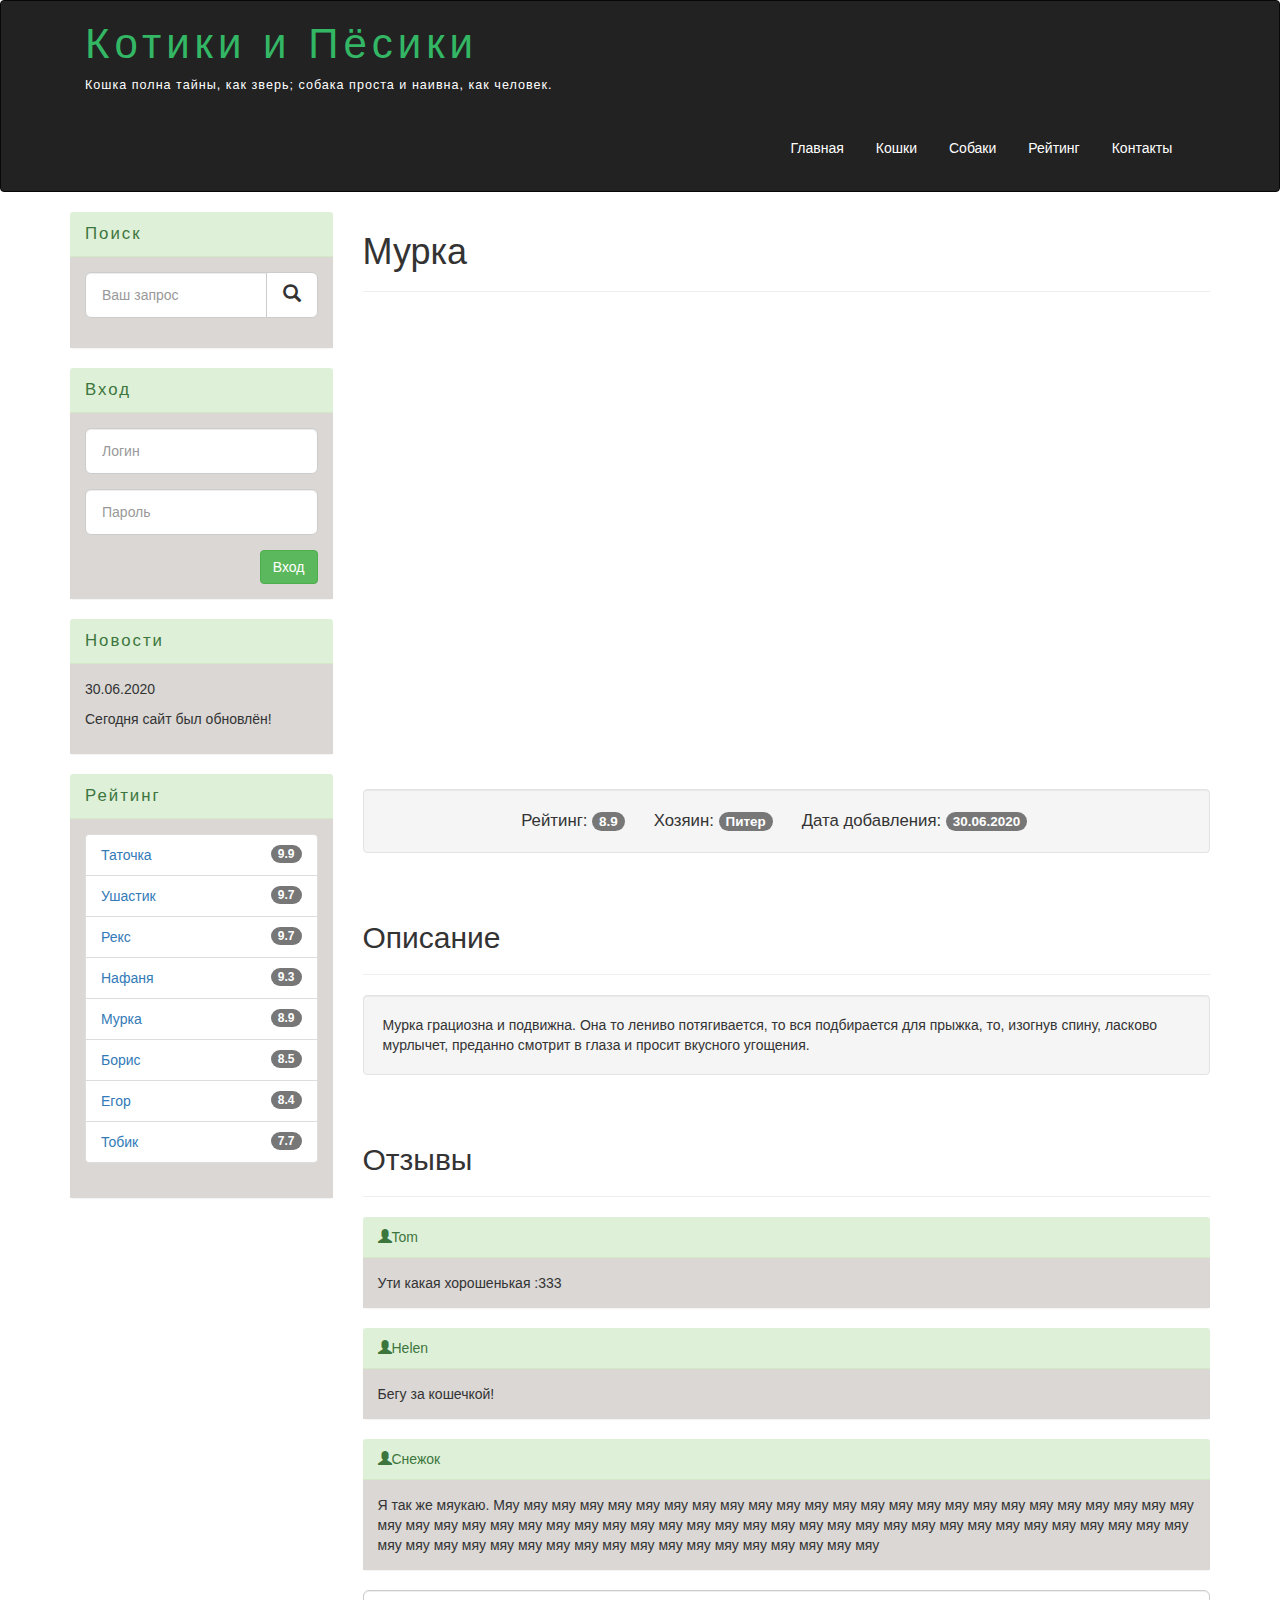
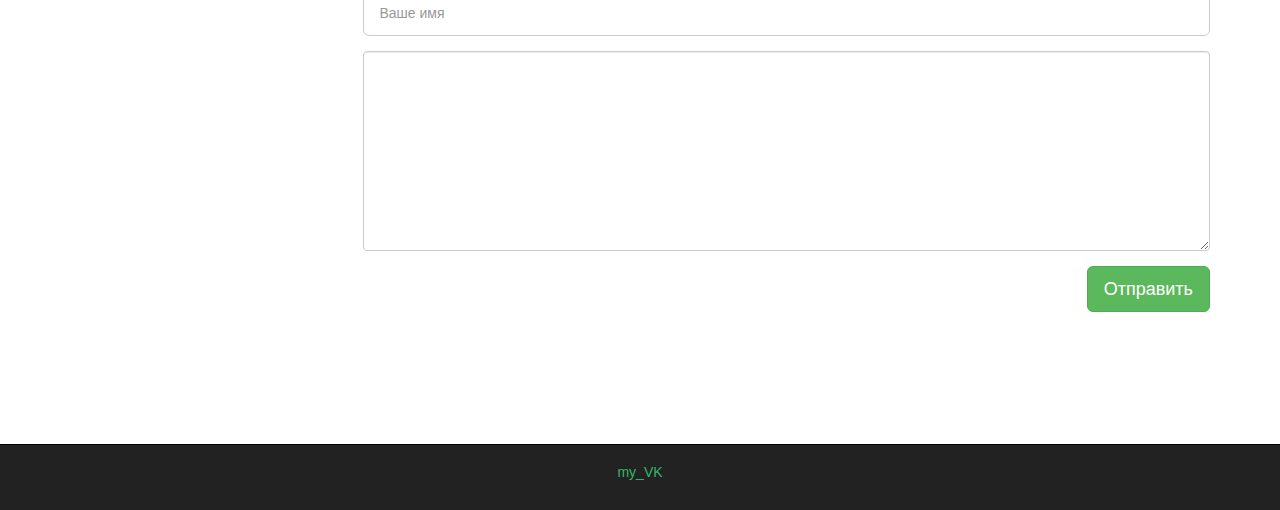
<file: show.html>
<!DOCTYPE html>
<html lang="ru">
  <head>
    <meta charset="utf-8">
    <meta http-equiv="X-UA-Compatible" content="IE=edge">
    <meta name="viewport" content="width=device-width, initial-scale=1">
    <!-- The above 3 meta tags *must* come first in the head; any other head content must come *after* these tags -->
    <title>Bootstrap КошкиСобаки</title>

    <!-- Bootstrap -->
    <link href="accets/css/bootstrap.min.css" rel="stylesheet">

    <!-- Main Style -->
    <link href="accets/css/style.css" rel="stylesheet">

    <!-- HTML5 shim and Respond.js for IE8 support of HTML5 elements and media queries -->
    <!-- WARNING: Respond.js doesn't work if you view the page via file:// -->
    <!--[if lt IE 9]>
      <script src="https://oss.maxcdn.com/html5shiv/3.7.3/html5shiv.min.js"></script>
      <script src="https://oss.maxcdn.com/respond/1.4.2/respond.min.js"></script>
    <![endif]-->
  </head>
  <body>
    
    <div class="container-fluid">
      <div class="row">
        
        <nav role="navigation" class="navbar navbar-inverse">
          <div class="container">

              <div class="navbar-header header">

                <div class="container">
                  <div class="row">
                    <div class="col-lg-12">
                      <h1><a href="index.html">Котики и Пёсики</a></h1>
                      <p>Кошка полна тайны, как зверь; собака проста и наивна, как человек.</p>
                    </div>
                  </div>
                </div>

                <button type="button" data-target="#navbarCollapse" data-toggle="collapse" class="navbar-toggle">
                  <span class="sr-only">Toggle navigation</span>
                  <span class="icon-bar"></span>
                  <span class="icon-bar"></span>
                  <span class="icon-bar"></span>
                </button>
              </div>

            <div id="navbarCollapse" class="collapse navbar-collapse navbar-right">
              <ul class="nav nav-pills">
                <li><a href="index.html">Главная</a></li>
                <li><a href="cats.html">Кошки</a></li>
                <li><a href="dogs.html">Собаки</a></li>
                <li><a href="rating.html">Рейтинг</a></li>
                <li><a href="contact.html">Контакты</a></li>
              </ul>
            </div>

          </div>
        </nav>
      </div>
    </div>

    <div class="wrapper">
      
      <div class="container">
        
        <div class="row">
          
          <div class="col-lg-9 col-lg-push-3"> 

            <form role="search" class="visible-xs">
              <div class="form-group">
                <div class="input-group">
                      <input type="search" class="form-control input-lg" placeholder="Ваш запрос">
                      <div class="input-group-btn">
                      <button class="btn btn-default btn-lg" type="submit"><i class="glyphicon glyphicon-search"></i></button>
                    </div>
                </div>
              </div>
            </form>

            <h1>Мурка</h1>
            <hr>

            <div class="embed-responsive embed-responsive-16by9">
              <iframe class="embed-responsive-item" src="https://www.youtube.com/embed/ZZjbn3bYhIs" frameborder="0" allowfullscreen></iframe>
            </div>
            <div class="well info-block text-center">
              Рейтинг: <span class="badge">8.9</span>
              Хозяин: <span class="badge">Питер</span>
              Дата добавления: <span class="badge">30.06.2020</span>
            </div>

            <div class="margin-8"></div>
            
            <h2>Описание</h2>
            <hr>
            <div class="well">
              Мурка грациозна и подвижна. Она то лениво потягивается, то вся подбирается для прыжка, то, изогнув спину, ласково мурлычет, преданно смотрит в глаза и просит вкусного угощения.
            </div>

            <div class="margin-8"></div>

            <h2>Отзывы</h2>
            <hr>
            <div class="panel panel-success">
              <div class="panel-heading"><i class="glyphicon glyphicon-user"></i><span>Tom</span></div>
              <div class="panel-body">
                Ути какая хорошенькая :333
              </div>
            </div>

            <div class="panel panel-success">
              <div class="panel-heading"><i class="glyphicon glyphicon-user"></i><span>Helen</span></div>
              <div class="panel-body">
                Бегу за кошечкой!
              </div>
            </div>

            <div class="panel panel-success">
              <div class="panel-heading"><i class="glyphicon glyphicon-user"></i><span>Снежок</span></div>
              <div class="panel-body">
                Я так же мяукаю. Мяу мяу мяу мяу мяу мяу мяу мяу мяу мяу мяу мяу мяу мяу мяу мяу мяу мяу мяу мяу мяу мяу мяу мяу мяу мяу мяу мяу мяу мяу мяу мяу мяу мяу мяу мяу мяу мяу мяу мяу мяу мяу мяу мяу мяу мяу мяу мяу мяу мяу мяу мяу мяу мяу мяу мяу мяу мяу мяу мяу мяу мяу мяу мяу мяу мяу мяу мяу мяу мяу мяу мяу
              </div>
            </div>

            <form>
              <div class="form-group">
                <input type="text" placeholder="Ваше имя" class="form-control input-lg">
              </div>
            </form>
            <form>
              <div class="form-group">
              <textarea class="form-control"></textarea>
              </div>
              <button class="btn btn-lg btn-success pull-right">Отправить</button>
            </form>

            <div class="margin-8 clear"></div>



          </div>

          <div class="col-lg-3 col-lg-pull-9">
            
            <div class="panel panel-success hidden-xs">
              <div class="panel-heading"><div class="sidebar-header">Поиск</div></div>
              <div class="panel-body">
                <form role="search">
                  <div class="form-group">
                    <div class="input-group">
                      <!-- <span class="input-group-addon">@</span> -->
                      <input type="search" class="form-control input-lg" placeholder="Ваш запрос">
                      <div class="input-group-btn">
                      <button class="btn btn-default btn-lg" type="submit"><i class="glyphicon glyphicon-search"></i></button>
                    </div>
                    </div>
                  </div>
                </form>
              </div>
            </div>

            <div class="panel panel-success">
              <div class="panel-heading"><div class="sidebar-header">Вход</div></div>
              <div class="panel-body">
                <form role="form">
                  <div class="form-group">
                    <input type="text" class="form-control input-lg" placeholder="Логин">
                  </div>
                  <div class="form-group">
                    <input type="text" class="form-control input-lg" placeholder="Пароль">
                  </div>
                  <button type="submit" class="btn btn-success pull-right">Вход</button>
                </form>
              </div>
            </div>

            <div class="panel panel-success">
              <div class="panel-heading"><div class="sidebar-header">Новости</div></div>
              <div class="panel-body">
                <p>30.06.2020</p>
                <p>Сегодня сайт был обновлён!</p> 
              </div>
            </div>

            <div class="panel panel-success">
              <div class="panel-heading"><div class="sidebar-header">Рейтинг</div></div>
              <div class="panel-body">
                <ul class="list-group">
                  <li class="list-group-item list-group-success">
                    <span class="badge">9.9</span>
                    <a href="#">Таточка</a>
                  </li>
                  <li class="list-group-item list-group-success">
                    <span class="badge">9.7</span>
                    <a href="#">Ушастик</a>
                  </li>
                  <li class="list-group-item list-group-success">
                    <span class="badge">9.7</span>
                    <a href="#">Рекс</a>
                  </li>
                  <li class="list-group-item list-group-success">
                    <span class="badge">9.3</span>
                    <a href="#">Нафаня</a>
                  </li>
                  <li class="list-group-item list-group-success">
                    <span class="badge">8.9</span>
                    <a href="show.html">Мурка</a>
                  </li>
                  <li class="list-group-item list-group-success">
                    <span class="badge">8.5</span>
                    <a href="#">Борис</a>
                  </li>
                  <li class="list-group-item list-group-success">
                    <span class="badge">8.4</span>
                    <a href="#">Егор</a>
                  </li><li class="list-group-item list-group-success">
                    <span class="badge">7.7</span>
                    <a href="#">Тобик</a>
                  </li>
                  
                </ul>
              </div>
            </div>



          </div>
      </div>

      <div class="clear"></div>

    </div>

    <footer>
      
      <div class="container">
        <p class="text-center"><a href="https://vk.com/id151307050">my_VK</a></p>
      </div>

    </footer>


    <!-- jQuery (necessary for Bootstrap's JavaScript plugins) -->
    <script src="https://ajax.googleapis.com/ajax/libs/jquery/1.12.4/jquery.min.js"></script>
    <!-- Include all compiled plugins (below), or include individual files as needed -->
    <script src="accets/js/bootstrap.min.js"></script>
  </body>
</html>
</file>
<file: accets/css/style.css>
.header a, a:hover {
	color: #33b765;
	text-decoration: none;
}

.header h1 {
	letter-spacing: 5px;
	font-size: 300%;
}

.header p {
	color: white !important;
	font-size: 90%;
	letter-spacing: 1px;
}

.nav-pills>li.active>a, .nav-pills>li.active>a:focus, .nav-pills>li.active>a:hover {
    color: #fff;
    background-color: #33b765;
}

.nav-pills>li>a {
	color: #fff;
}

.nav-pills>li>a:hover {
	background-color: #c5efbf;
}

.navbar-inverse .navbar-collapse, .navbar-inverse .navbar-form {
    padding: 2%;
}

@media (max-width: 767px) {

	.nav-pills>li {
		float: none;
	}

	.nav-pills {
		text-align: center;
	}

	.header h1 {
		letter-spacing: 5px;
		font-size: 250%;
		text-align: center;
	}

	.header p {
		font-size: 78%;
		text-align: center;
	}

}

.clear {
	clear: both;
	height: 63px;
}

.wrapper {
	min-height: 100%;
}

html, body {
	height: 100%;
}

.pets_block {
	text-align: center;
}

.pets_block img {
	margin-bottom: 5%;
	border-radius: 5px;
	border: solid 5px #dad7d5;
	width: 100%;
}

.film_label {
	padding: 2%;
	margin-bottom: 4%;
}

.margin-8 {
	margin-top: 8%;
}

.panel {
	border: none;
}

.panel-body {
	background-color: #dad7d5;
}

.panel-info>.panel-heading {
	background-color: black;
	color: white;
	border-color: transparent;
}

.sidebar-header {
	font-size: 120%;
	letter-spacing: 2px
}

.form-control {
	font-size: 14px;
	/*border-radius: 0px;*/
}

.input-lg {
	font-size: 14px;
}

.list-group-item-warning {
	color: #8a6d3d;
	background-color: #f9f9f9;
}

.badge {
	/*background-color: #000000;*/
}

.info-block {
	font-size: 120%;
}

.info-block .badge {
	font-size: 80%;
}

.info-block span {
	margin-right: 3%;
}

textarea.form-control {
	height: 200px;
}

.table tbody>tr>td.vert-aling {
	vertical-align: middle;
}

footer {
	color: #666;
	background-color: #222;
	padding: 17px 0 18px 0;
	border-top: 1px solid #000;
}

footer a {
	color: #33b765;
}

footer a:hover {
	color: #c5efbf;
}
</file>
